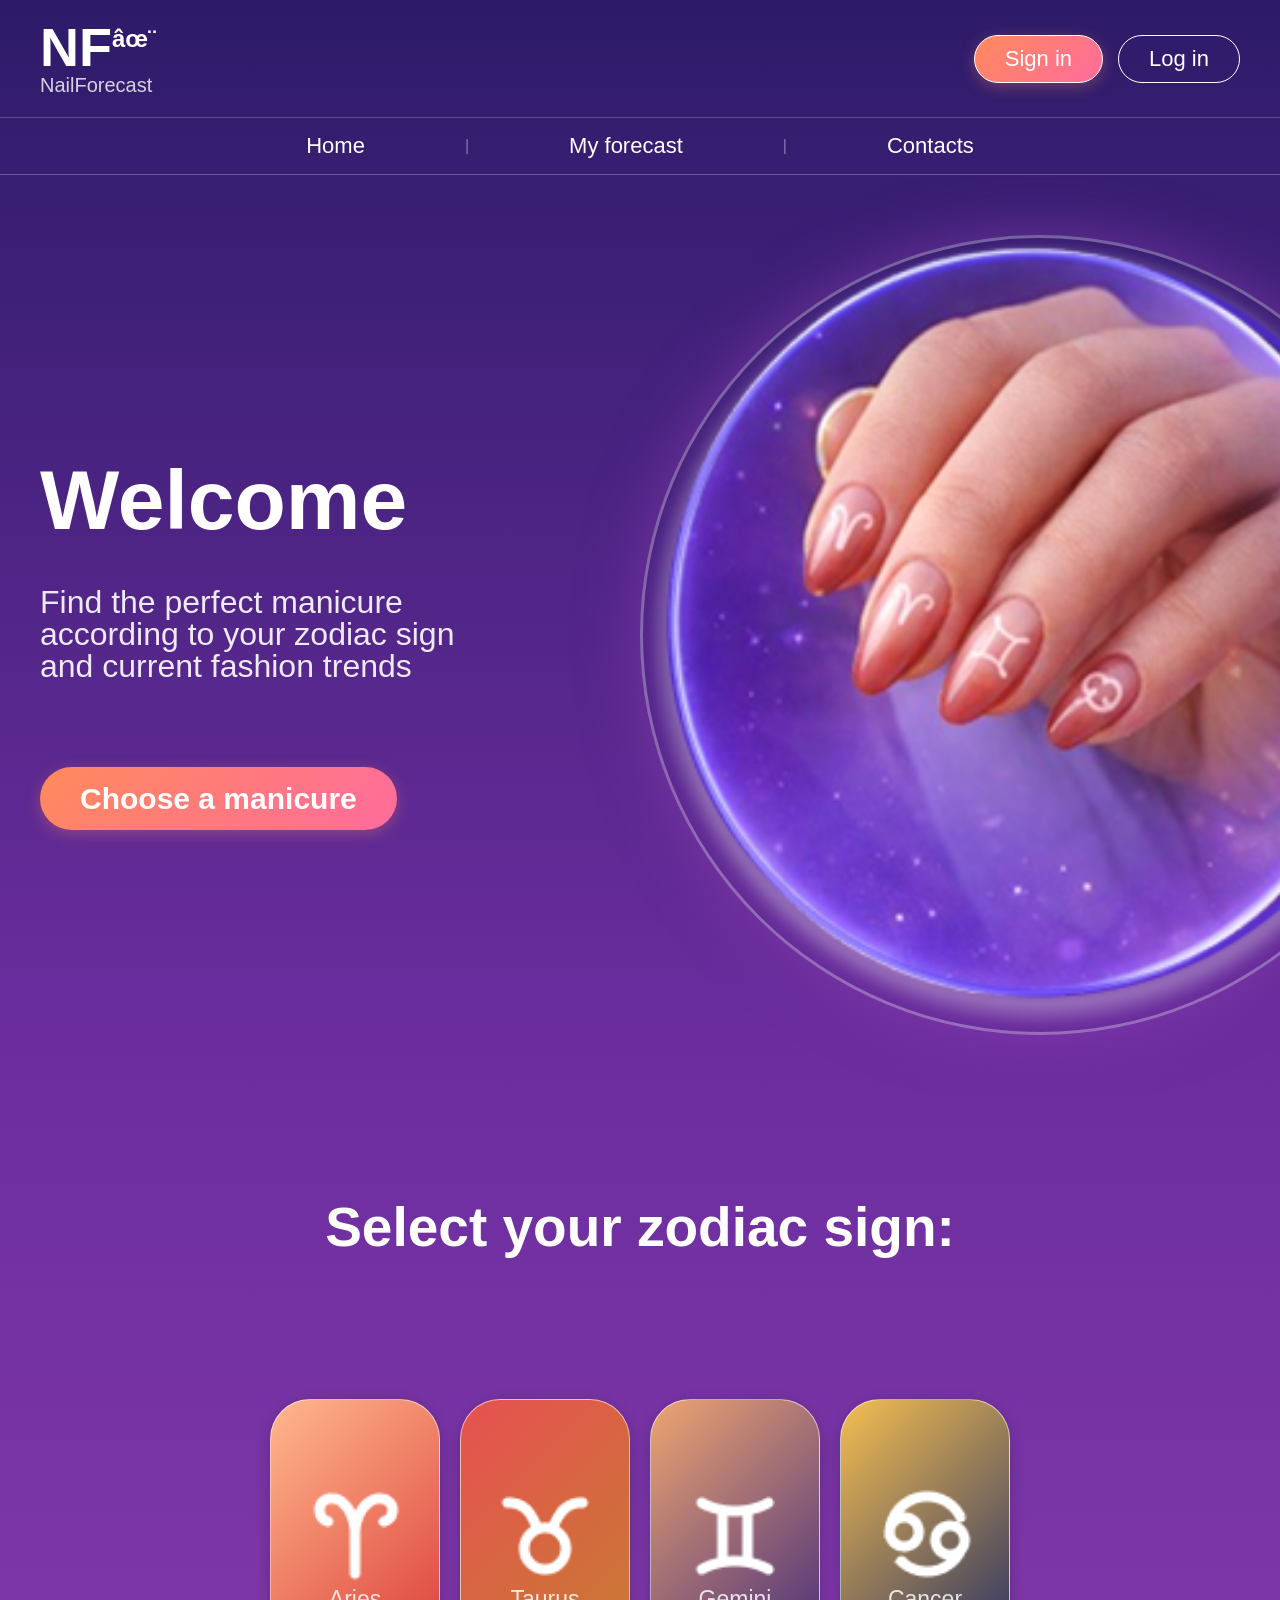
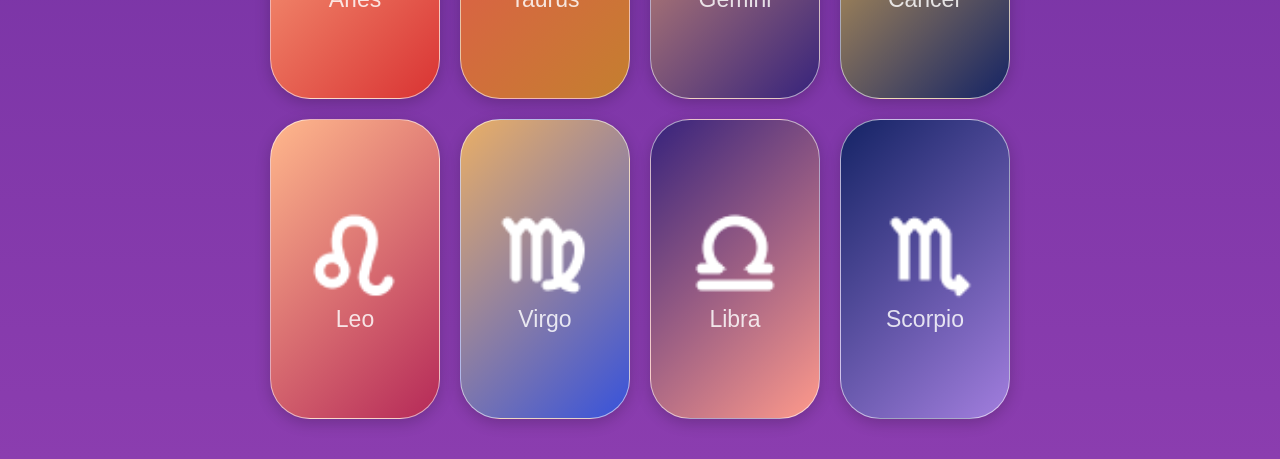
<file: docs/index.html>
<!DOCTYPE html>
<html lang ="en">
    <head>
        <meta charset ="UTF" name="viewport" content = "width=device-width, initial-scale=1.0">
        <title> maikun upea HTML</title>
        <link rel="stylesheet" href = "tyyli.css">
    </head>
    <body>
        <header class ="header">
            <div class="logo">
                <div class = "logo-text">
                    <span class = "logo-main">
                        NF<span class="logo-icon">✨</span>
                    </span>
                    <span class = "logo-subtitle">NailForecast</span>
                </div>
            </div>
            <div class = "auth-buttons">
                <button class = "btn-sign-in"><a href="index-account.html" class="sign-in-button">Sign in</a></button>
                <button class = "btn-log-in">Log in</button>
            </div>
        </header>
            <nav class = "navigation">
                <a href="#" class = "nav-link">Home</a>
                <span class="nav-separator">|</span>
                <a href="myforecast-index.html" class = "nav-link">My forecast</a>
                <span class="nav-separator">|</span>
                <a href="contacts-index.html" class = "nav-link">Contacts</a>
            </nav>
            <main class = "hero-section">
                <div class = "hero-content">
                    <h1 class = "hero-title">Welcome</h1>
                    <p class = "hero-description">Find the perfect manicure <br>according to your zodiac sign<br> and current fashion trends</p>
                    <a href="#zodiac" class="btn-choose">Choose a manicure</a>
                </div>
                <div class = "hero-image"></div>
            </main>
            <h2 id="zodiac" class="zodiac_selection">Select your zodiac sign:</h2>
                <section class = "zodiac-section">
                    <div class = "zodiac-grid">
                        <div class = "Aries-card">
                            <a href="leo-forecast-index.html" class="zodiac-link">
                            <img src = "Icon-1.png" class="Aries-icon">
                            <span class="Aries">Aries</span>
                            </a>
                        </div>
                        <div class = "Taurus-card">
                            <a href="leo-forecast-index.html" class="zodiac-link">
                            <img src = "Icon-2.png" class="Taurus-icon">
                            <span class="Taurus">Taurus</span>
                            </a>
                        </div>
                        <div class = "Gemini-card">
                            <a href="leo-forecast-index.html" class="zodiac-link">
                            <img src = "Icon-3.png" class="Gemini-icon">
                            <span class="Gemini">Gemini</span>
                            </a>
                        </div>
                        <div class = "Cancer-card">
                            <a href="leo-forecast-index.html" class="zodiac-link">
                            <img src = "Icon-4.png" class="Cancer-icon">
                            <span class="Cancer">Cancer</span>
                            </a>
                        </div>
                        <div class = "Leo-card">
                            <a href="leo-forecast-index.html" class="zodiac-link">
                            <img src = "Icon-5.png" class="Leo-icon">
                            <span class="Leo">Leo</span>
                            </a>
                        </div>
                        <div class = "Virgo-card">
                            <a href="leo-forecast-index.html" class="zodiac-link">
                            <img src = "Icon-6.png" class="Virgo-icon">
                            <span class="Virgo">Virgo</span>
                            </a>
                        </div>
                        <div class = "Libra-card">
                            <a href="leo-forecast-index.html" class="zodiac-link">
                            <img src = "Icon-7.png" class="Libra-icon">
                            <span class="Libra">Libra</span>
                            </a>
                        </div>
                        <div class = "Scorpio-card">
                            <a href="leo-forecast-index.html" class="zodiac-link">
                            <img src = "Icon-8.png" class="Scorpio-icon">
                            <span class="Scorpio">Scorpio</span>
                            </a>
                        </div>
                    </div>
                </section>
    </body>
</html>
</file>
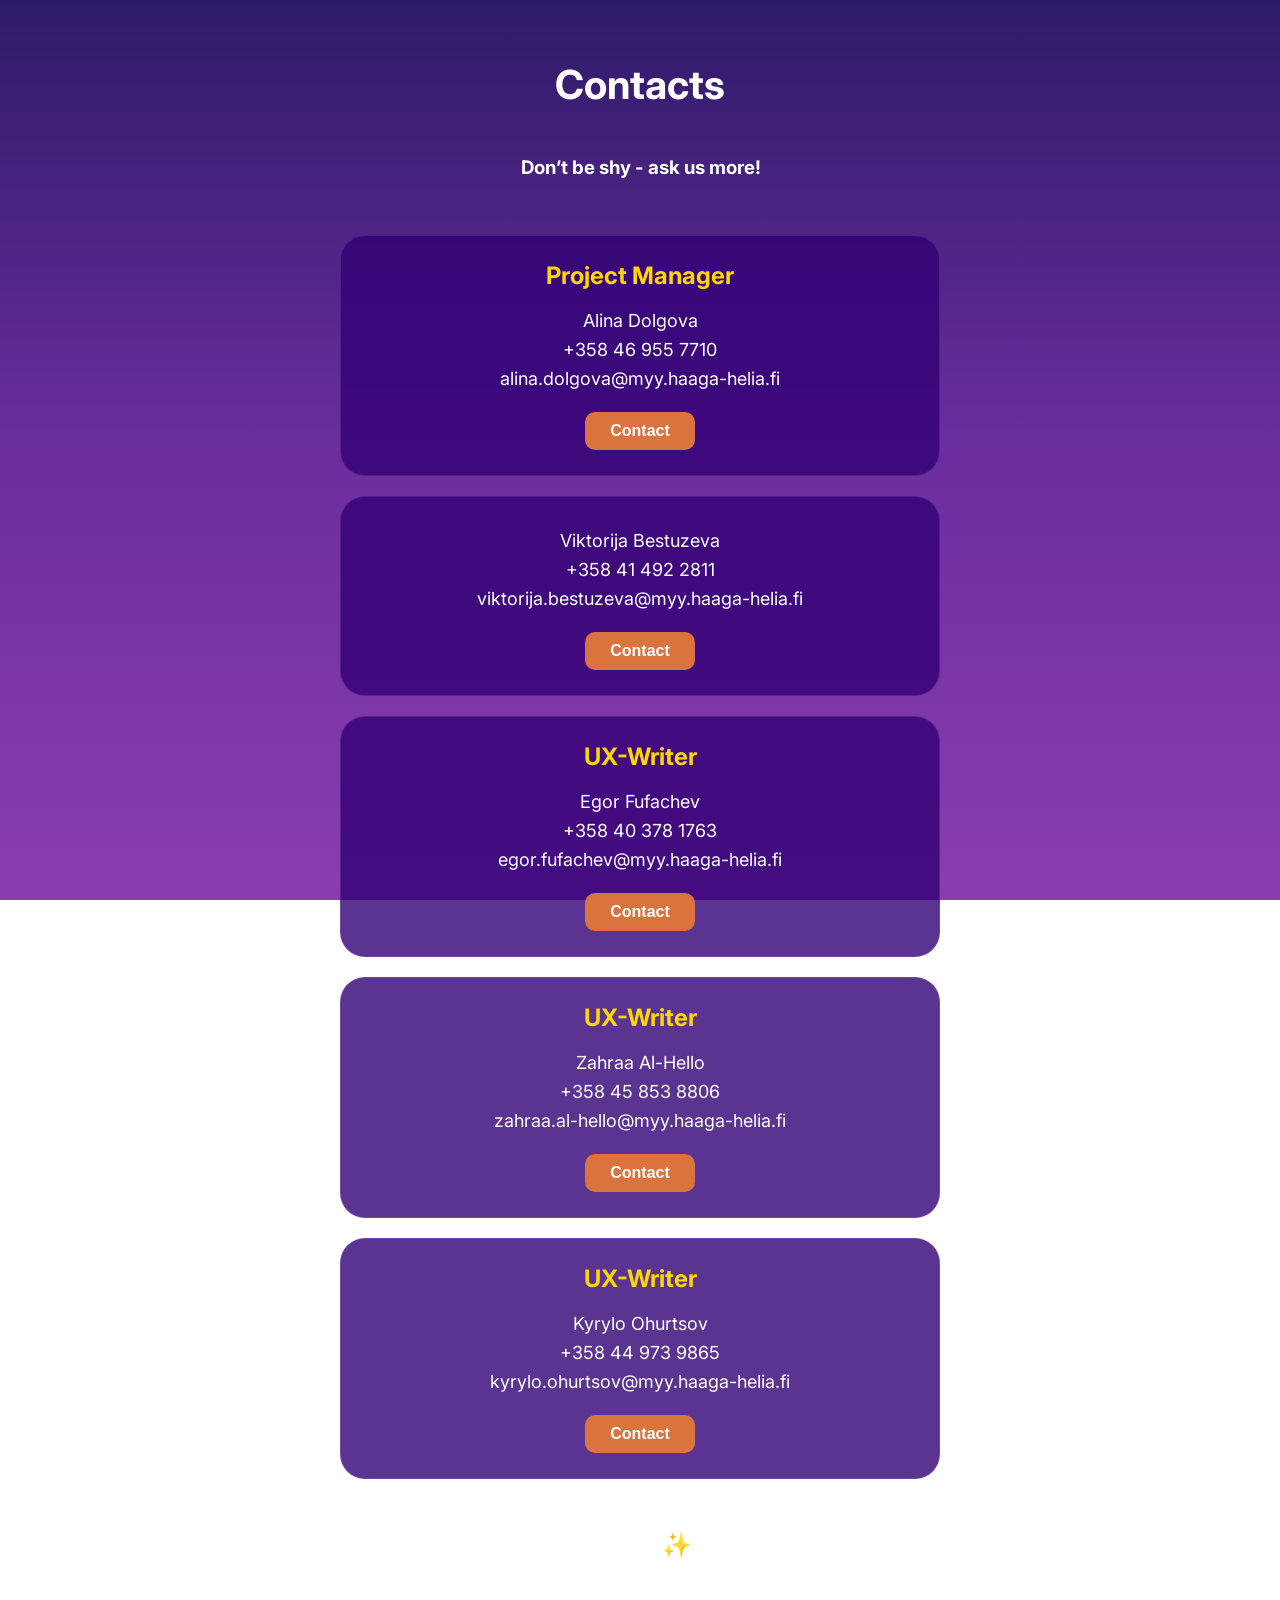
<file: docs/contacts-index.html>
<!DOCTYPE html>
<html lang="fi">
<head>
    <meta charset="UTF-8"> <!-- UTF-8-koodaus varmistaa, että kaikki merkit, kuten ääkköselliset, näkyvät oikein. -->
    <meta name="viewport" content="width=device-width, initial-scale=1.0"><!-- Viewport-metatieto varmistaa, että sivu skaalautuu oikein mobiililaitteilla. -->
    <title>Contacts - Nail Forecast</title> <!-- Sivun otsikko, joka näkyy selaimen välilehdessä. -->
    <link href="https://fonts.googleapis.com/css2?family=Inter:wght@400;600&family=Alkalami&display=swap" rel="stylesheet"> <!-- Google Fonts -linkki, joka tuo Inter- ja Alkalami-fontit käyttöön. -->
    <link rel="stylesheet" href="contacts-style.css"><!-- Linkki ulkoiseen CSS-tiedostoon, joka sisältää sivun tyylit. -->
</head>
    <body>
        <header><!-- Sivun yläosa, joka sisältää otsikon. -->
            <div class="header-container">
                <h1>Contacts</h1>
            </div>
       

            <div class="CTA"> <!-- Call to Action -osio, joka kannustaa käyttäjiä ottamaan yhteyttä. -->
                <h3>Don’t be shy - ask us more!</h3>
                <br>
        </header>
</div>
        <!--Yhteystiedot-->
        <main>
            <section class="contacts"><!-- Yhteystietosektio, joka sisältää useita yhteystietokortteja. -->
                <article class="contact-card"><!-- Yhteystietokortit, jotka sisältää roolit, nimet, puhelinnumerot, sähköpostiosoitteet ja kontaktinapit. -->
                    <h2>Project Manager</h2>
                        <p>Alina Dolgova</p>
                        <p>+358 46 955 7710</p>
                        <p>alina.dolgova@myy.haaga-helia.fi</p>
                    <button>Contact</button>
                </article>

                <article class="contact-card">
                        <p>Viktorija Bestuzeva</p>
                        <p>+358 41 492 2811</p>
                        <p>viktorija.bestuzeva@myy.haaga-helia.fi</p>
                    <button>Contact</button>
                </article>

                <article class="contact-card">
                    <h2>UX-Writer</h2>
                        <p>Egor Fufachev</p>
                        <p>+358 40 378 1763</p>
                        <p>egor.fufachev@myy.haaga-helia.fi</p>
                    <button>Contact</button>
                </article>

                <article class="contact-card">
                    <h2>UX-Writer</h2>
                        <p>Zahraa Al-Hello</p>
                        <p>+358 45 853 8806</p>
                        <p>zahraa.al-hello@myy.haaga-helia.fi</p>
                    <button>Contact</button>
                </article>

                <article class="contact-card">
                    <h2>UX-Writer</h2>
                        <p>Kyrylo Ohurtsov</p>
                        <p>+358 44 973 9865</p>
                        <p>kyrylo.ohurtsov@myy.haaga-helia.fi</p>
                    <button>Contact</button>
                </article>
            </section>
        </main>


<!--Sivuston logo sivuston alareunassa-->
<footer class = "footer">
    <div class = "logo-text"><!-- Footerin logo on jaettu pääotsikkoon ja alaotsikkoon, jotka on asetettu päällekkäin. -->
        <span class = "logo-main">
            NF<span class="logo-icon">✨</span><!-- Logo, joka koostuu "NF"-kirjaimista ja pienestä ikonista, joka on toteutettu Unicode-emoji-symbolina. -->
        </span>
        <span class = "logo-subtitle">Nail Forecast</span><!-- Logon alaotsikko, joka täydentää päälogoa ja kertoo sivuston nimen kokonaisuudessaan. -->
    </div>
</footer>
    </body>
</html>
</file>
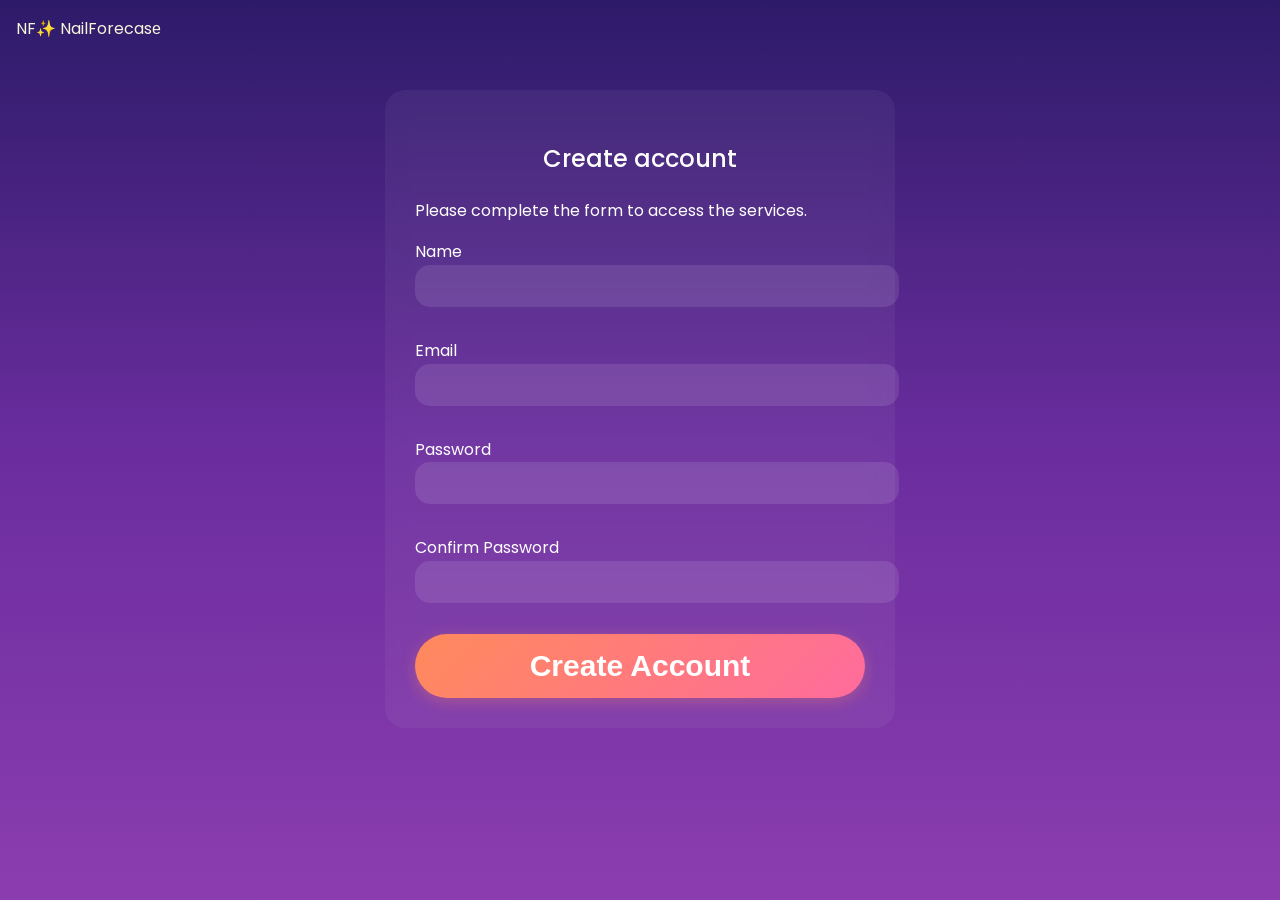
<file: docs/index-account.html>
<!DOCTYPE html>
<html lang="fi">
<head>
    <meta charset="UTF-8">
    <meta name="viewport" content="width=device-width, initial-scale=1.0">
    <title>Rekisteröityminen</title>
    <link rel="stylesheet" href="style-account.css">
    <link href="https://fonts.googleapis.com/css2?family=Playfair+Display:wght@500&family=Poppins:wght@300;400;500&display=swap" rel="stylesheet">
</head>

<body>
<body>

<header>
    <a href="index.html" class="logo">
        <div class="logo">
            <div class="logo-text">
                <span class="logo-main">
                    NF<span class="logo-icon">✨</span>
                </span>
                <span class="logo-subtitle">NailForecasе</span>
            </div>
        </div>
    </a>
</header>

</body>
<main>
    <section>
        <h2>Create account</h2>
        <p>Please complete the form to access the services.</p>

        <form>
            <div>
                <label for="name">Name</label>
                <input type="text" id="name" name="name" required>
            </div>

            <div>
                <label for="email">Email</label>
                <input type="email" id="email" name="email" required>
            </div>

            <div>
                <label for="password">Password</label>
                <input type="password" id="password" name="password" required>
            </div>

            <div>
                <label for="confirm">Confirm Password</label>
                <input type="password" id="confirm" name="confirm" required>
            </div>

            <button type="submit">Create Account</button>
        </form>
    </section>
</main>

<footer>
     </p>
</footer>
<div class="stars"></div>
</body>

</html>
</file>
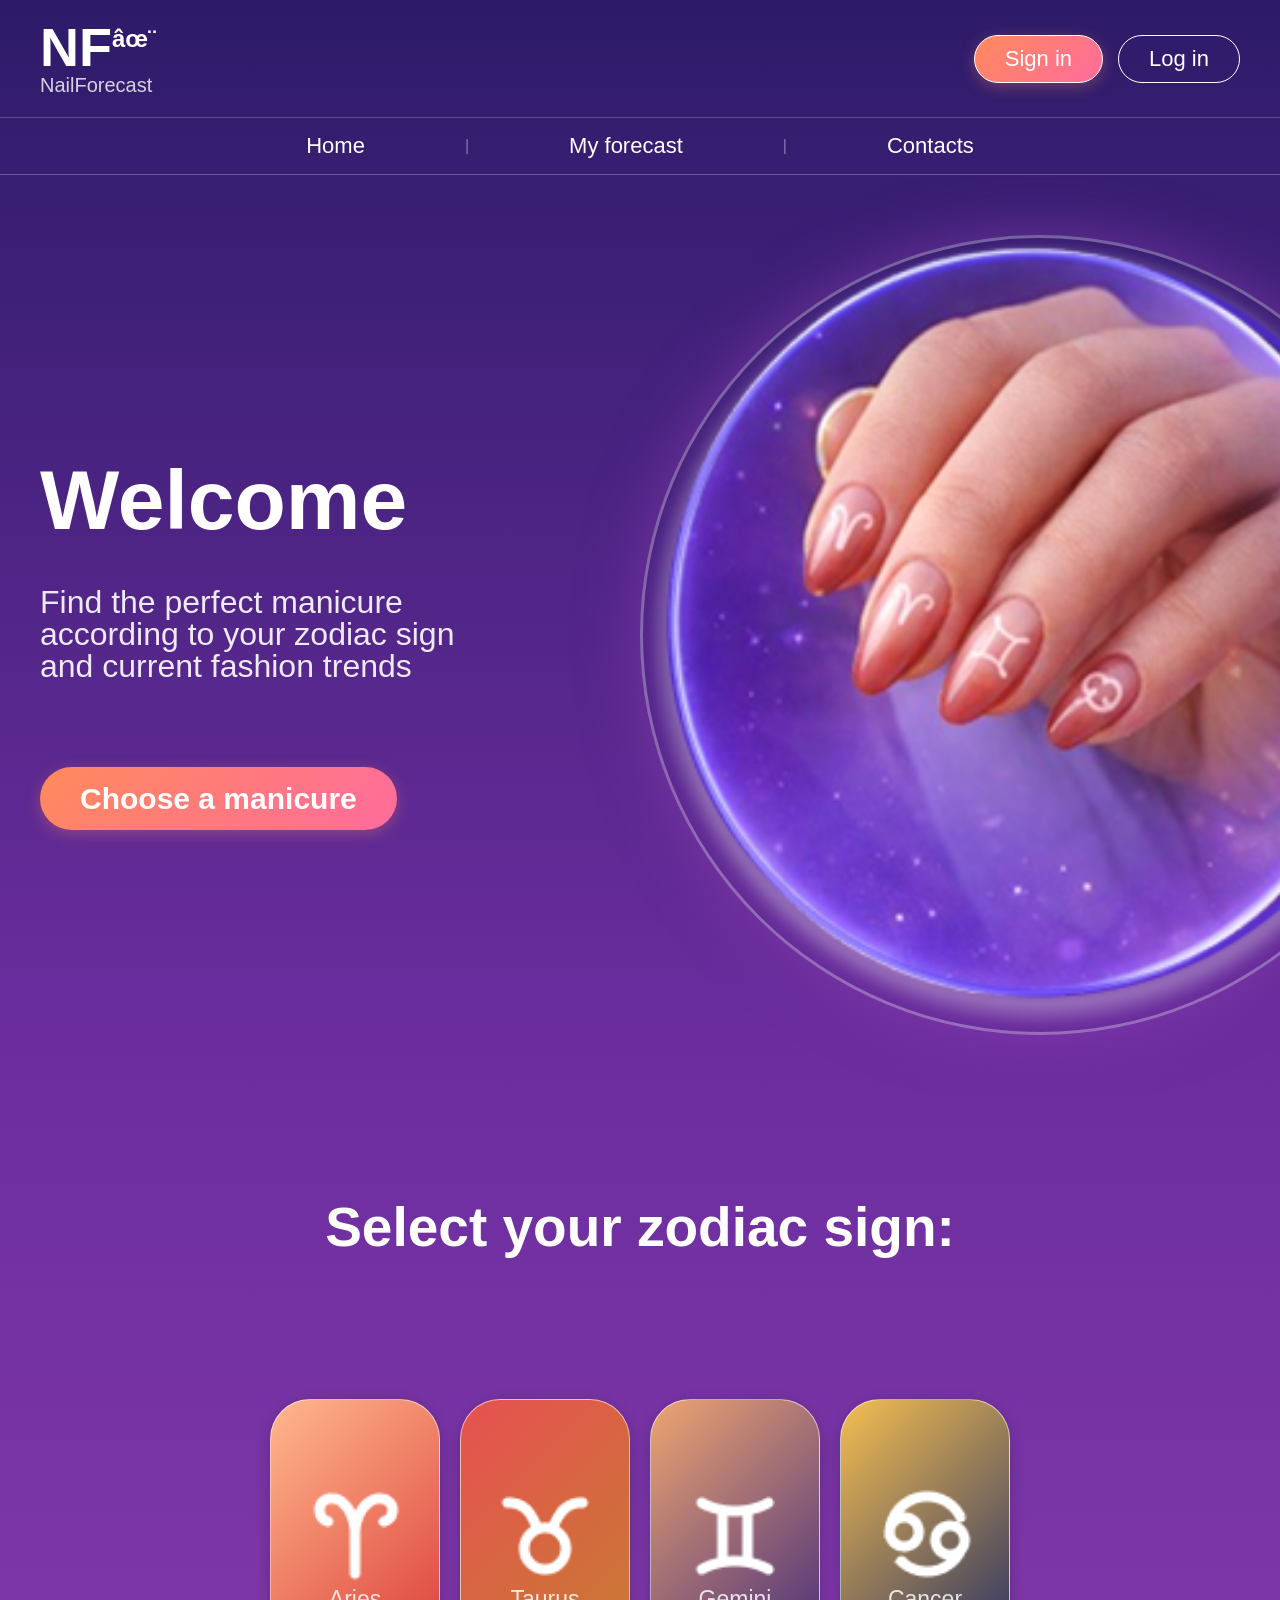
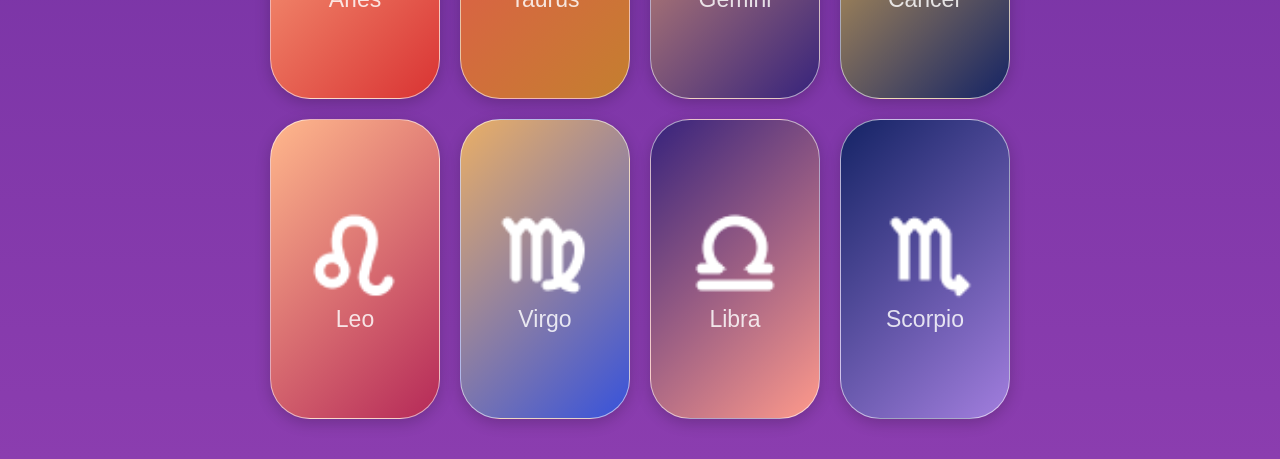
<file: docs/index1.html>
<!DOCTYPE html>
<html lang ="en">
    <head>
        <meta charset ="UTF" name="viewport" content = "width=device-width, initial-scale=1.0">
        <title> maikun upea HTML</title>
        <link rel="stylesheet" href = "tyyli.css">
    </head>
    <body>
        <header class ="header">
            <div class="logo">
                <div class = "logo-text">
                    <span class = "logo-main">
                        NF<span class="logo-icon">✨</span>
                    </span>
                    <span class = "logo-subtitle">NailForecast</span>
                </div>
            </div>
            <div class = "auth-buttons">
                <button class = "btn-sign-in"><a href="../Page5/index-account.html" class="sign-in-button">Sign in</a></button>
                <button class = "btn-log-in">Log in</button>
            </div>
        </header>
            <nav class = "navigation">
                <a href="#" class = "nav-link">Home</a>
                <span class="nav-separator">|</span>
                <a href="../Page3/myforecast-index.html" class = "nav-link">My forecast</a>
                <span class="nav-separator">|</span>
                <a href="../Page4/contacts-index.html" class = "nav-link">Contacts</a>
            </nav>
            <main class = "hero-section">
                <div class = "hero-content">
                    <h1 class = "hero-title">Welcome</h1>
                    <p class = "hero-description">Find the perfect manicure <br>according to your zodiac sign<br> and current fashion trends</p>
                    <a href="#zodiac" class="btn-choose">Choose a manicure</a>
                </div>
                <div class = "hero-image"></div>
            </main>
            <h2 id="zodiac" class="zodiac_selection">Select your zodiac sign:</h2>
                <section class = "zodiac-section">
                    <div class = "zodiac-grid">
                        <div class = "Aries-card">
                            <a href="../Page2/leo-forecast-index.html" class="zodiac-link">
                            <img src = "Icon-1.png" class="Aries-icon">
                            <span class="Aries">Aries</span>
                            </a>
                        </div>
                        <div class = "Taurus-card">
                            <a href="../Page2/leo-forecast-index.html" class="zodiac-link">
                            <img src = "Icon-2.png" class="Taurus-icon">
                            <span class="Taurus">Taurus</span>
                            </a>
                        </div>
                        <div class = "Gemini-card">
                            <a href="../Page2/leo-forecast-index.html" class="zodiac-link">
                            <img src = "Icon-3.png" class="Gemini-icon">
                            <span class="Gemini">Gemini</span>
                            </a>
                        </div>
                        <div class = "Cancer-card">
                            <a href="../Page2/leo-forecast-index.html" class="zodiac-link">
                            <img src = "Icon-4.png" class="Cancer-icon">
                            <span class="Cancer">Cancer</span>
                            </a>
                        </div>
                        <div class = "Leo-card">
                            <a href="../Page2/leo-forecast-index.html" class="zodiac-link">
                            <img src = "Icon-5.png" class="Leo-icon">
                            <span class="Leo">Leo</span>
                            </a>
                        </div>
                        <div class = "Virgo-card">
                            <a href="../Page2/leo-forecast-index.html" class="zodiac-link">
                            <img src = "Icon-6.png" class="Virgo-icon">
                            <span class="Virgo">Virgo</span>
                            </a>
                        </div>
                        <div class = "Libra-card">
                            <a href="../Page2/leo-forecast-index.html" class="zodiac-link">
                            <img src = "Icon-7.png" class="Libra-icon">
                            <span class="Libra">Libra</span>
                            </a>
                        </div>
                        <div class = "Scorpio-card">
                            <a href="../Page2/leo-forecast-index.html" class="zodiac-link">
                            <img src = "Icon-8.png" class="Scorpio-icon">
                            <span class="Scorpio">Scorpio</span>
                            </a>
                        </div>
                    </div>
                </section>
    </body>
</html>
</file>
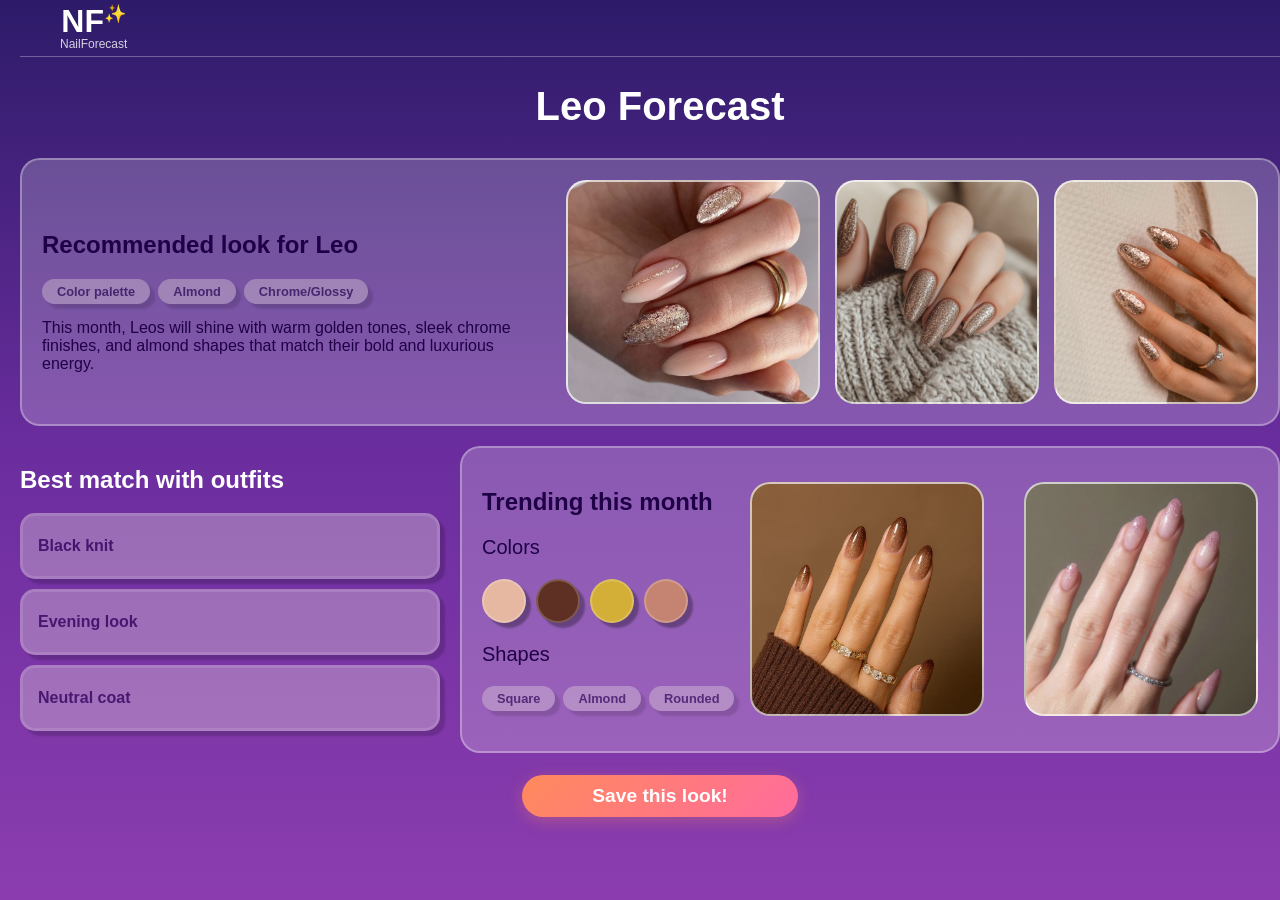
<file: docs/leo-forecast-index.html>
<!DOCTYPE html>
<html lang="en">
<head>
    <meta charset="UTF-8">
    <meta name="viewport" content="width=device-width, initial-scale=1.0">
    <title>Leo Forecast - Nail Design</title>
    <link rel="stylesheet" href="leo-forecast-style.css">
</head>
<body>

<div class="container">
    <header class="main-header">
        <div class="logo">
                <div class = "logo-text">
                    <span class = "logo-main">
                        NF<span class="logo-icon">✨</span>
                    </span>
                    <span class = "logo-subtitle">NailForecast</span>
                </div>
            </div>
        <h1>Leo Forecast</h1>
    </header>

    <section class="card main-look">
        <div class="content">
            <h2>Recommended look for Leo</h2>
            <div class="tags">
                <span class="tag">Color palette</span>
                <span class="tag">Almond</span>
                <span class="tag">Chrome/Glossy</span>
            </div>
            <div class="leo_text">This month, Leos will shine with warm golden tones, sleek chrome finishes, and almond shapes that match their bold and luxurious energy.</div>
        </div>
        <div class="gallery">
            <div class="img-box large" style="background-image: url(nails_1.jpg)"></div>
            <div class="img-box medium" style="background-image: url(nails_2.jpg)"></div>
            <div class="img-box medium" style="background-image: url(nails_3.jpg)"></div>
        </div>
    </section>

    <div class="bottom-grid">
        <section class="outfits">
            <h2 class="best">Best match with outfits</h2>
            <div class="outfit-item">
                <span class="outfit-tag">Black knit</span>
                <div class="outfit-img" style="background-image: url('https://via.placeholder.com/60')"></div>
            </div>
            <div class="outfit-item">
                <span class="outfit-tag">Evening look</span>
                <div class="outfit-img" style="background-image: url('https://via.placeholder.com/60')"></div>
            </div>
            <div class="outfit-item">
                <span class="outfit-tag">Neutral coat</span>
                <div class="outfit-img" style="background-image: url('https://via.placeholder.com/60')"></div>
            </div>
        </section>

        <section class="card trending">
            <div class="trending-info">
                <h2>Trending this month</h2>
                <p class="trending-text">Colors</p>
                <div class="color-circles">
                    <div class="circle" style="background: #E6B8A2;"></div>
                    <div class="circle" style="background: #5E3023;"></div>
                    <div class="circle" style="background: #D4AF37;"></div>
                    <div class="circle" style="background: #C58371;"></div>
                </div>
                <p class="trending-text">Shapes</p>
                    <div class="shapes-squares">
                        <span class="shapes">Square</span>
                        <span class="shapes">Almond</span>
                        <span class="shapes">Rounded</span>
                    </div>
            </div>
            <div class="trending-gallery">
                <div class="img-box" style="background-image: url(nails_4.jpg)"></div>
                <div class="img-box" style="background-image: url(nails_5.jpg)"></div>
            </div>
        </section>
    </div>

    <footer class="footer-action">
        <button class="btn-main">Save this look!</button>
    </footer>
</div>

</body>
</html>
</file>
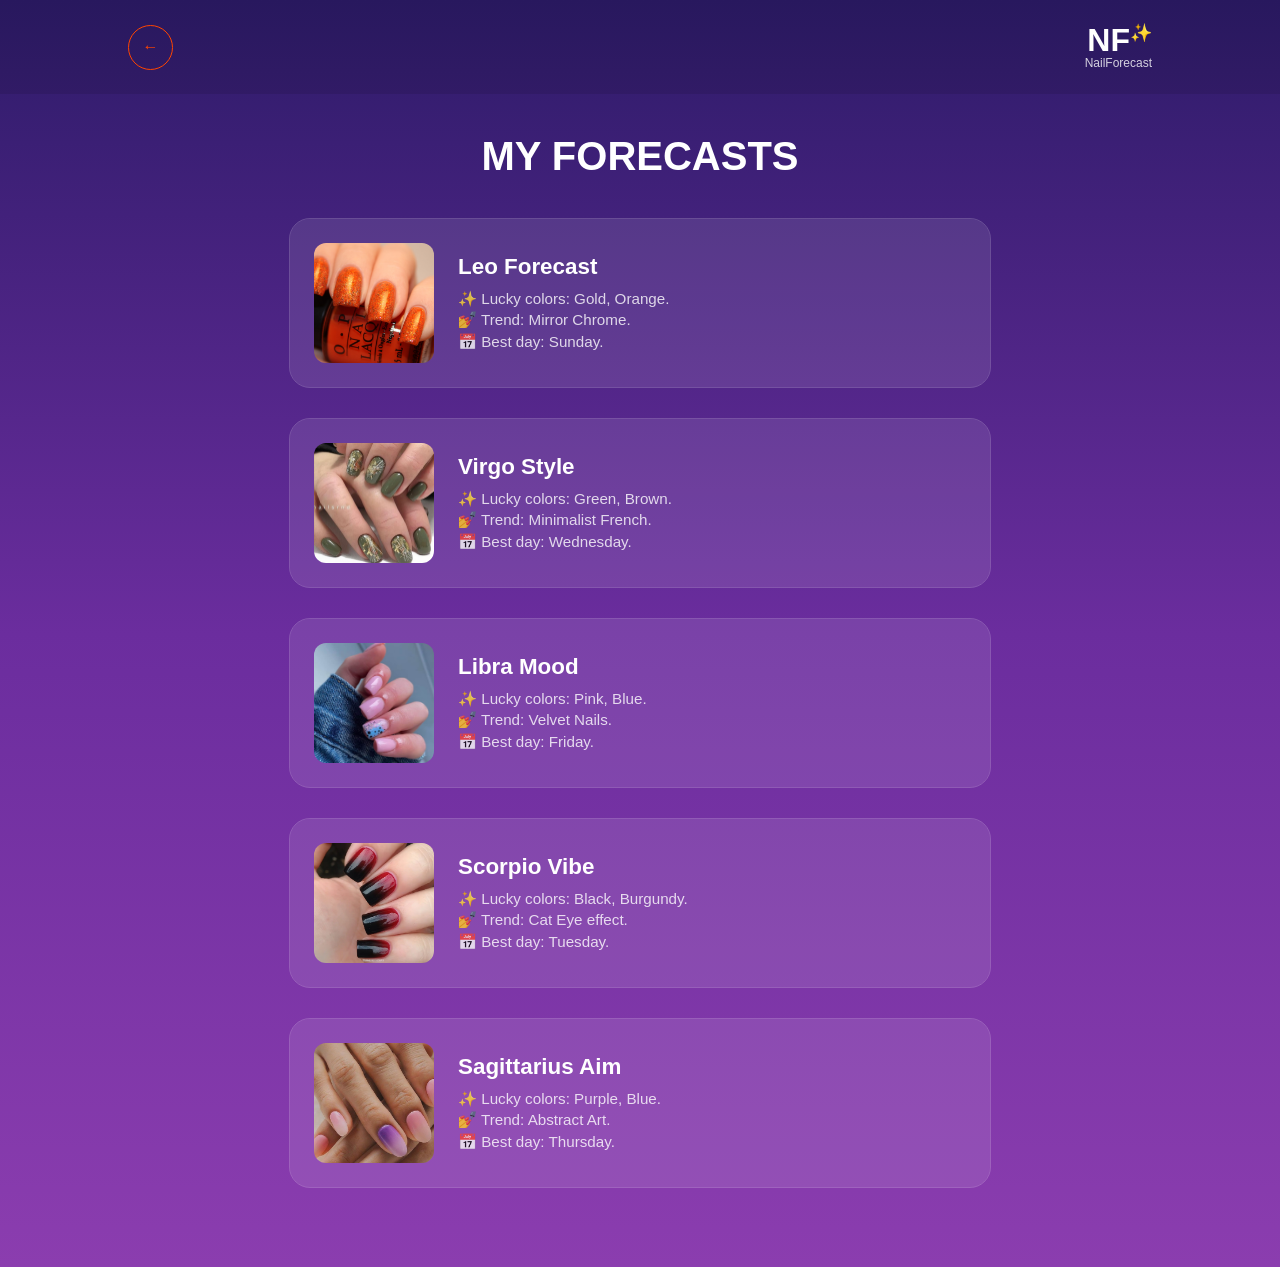
<file: docs/myforecast-index.html>
<!DOCTYPE html>
<html lang="en">
<head>
    <meta charset="UTF-8">
    <meta name="viewport" content="width=device-width, initial-scale=1.0">
    <title>NailForecast - Leo Forecast</title>
    <link rel="stylesheet" href="myforecast-style.css">
</head>
<body>
    <header class="main-header">
        <a href="#" class="gohome">←</a>
        <div class="logo">
            <div class="logo-text">
                <span class="logo-main">
                    NF<span class="logo-icon">✨</span>
                </span>
                <span class="logo-subtitle">NailForecast</span>
            </div>
        </div>
    </header>

    <main>
        <h1 class="page-title">My Forecasts</h1>

        <div class="cardContainer">
            <div class="card">
                <div class="imageWrapper">
                    <img src="Manicure1.png" alt="forecast"> 
                </div>
                <div class="cardContent">
                    <h2>Leo Forecast</h2>
                    <ul>
                        <li>✨ Lucky colors: Gold, Orange.</li>
                        <li>💅 Trend: Mirror Chrome.</li>
                        <li>📅 Best day: Sunday.</li>
                    </ul>
                </div>
            </div>

            <div class="card">
                <div class="imageWrapper">
                    <img src="Manicure2.png" alt="forecast"> 
                </div>
                <div class="cardContent">
                    <h2>Virgo Style</h2>
                    <ul>
                        <li>✨ Lucky colors: Green, Brown.</li>
                        <li>💅 Trend: Minimalist French.</li>
                        <li>📅 Best day: Wednesday.</li>
                    </ul>
                </div>
            </div>

            <div class="card">
                <div class="imageWrapper">
                    <img src="Manicure3.png" alt="forecast"> 
                </div>
                <div class="cardContent">
                    <h2>Libra Mood</h2>
                    <ul>
                        <li>✨ Lucky colors: Pink, Blue.</li>
                        <li>💅 Trend: Velvet Nails.</li>
                        <li>📅 Best day: Friday.</li>
                    </ul>
                </div>
            </div>

            <div class="card">
                <div class="imageWrapper">
                    <img src="Manicure4.png" alt="forecast"> 
                </div>
                <div class="cardContent">
                    <h2>Scorpio Vibe</h2>
                    <ul>
                        <li>✨ Lucky colors: Black, Burgundy.</li>
                        <li>💅 Trend: Cat Eye effect.</li>
                        <li>📅 Best day: Tuesday.</li>
                    </ul>
                </div>
            </div>

            <div class="card">
                <div class="imageWrapper">
                    <img src="Manicure5.png" alt="forecast"> 
                </div>
                <div class="cardContent">
                    <h2>Sagittarius Aim</h2>
                    <ul>
                        <li>✨ Lucky colors: Purple, Blue.</li>
                        <li>💅 Trend: Abstract Art.</li>
                        <li>📅 Best day: Thursday.</li>
                    </ul>
                </div>
            </div>
        </div>
    </main>
</body>
</html>
</file>
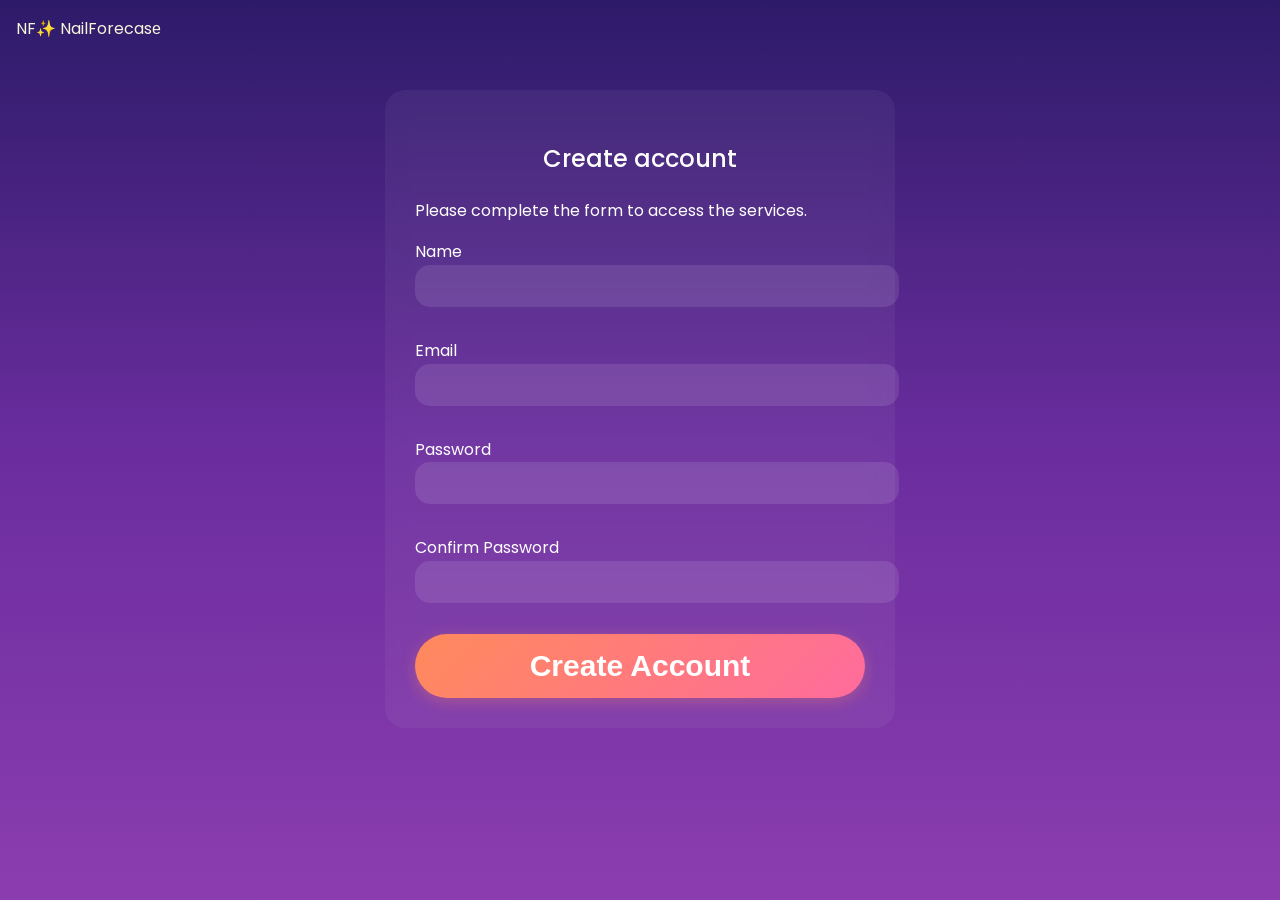
<file: nail forecast/Page5/index-account.html>
<!DOCTYPE html>
<html lang="fi">
<head>
    <meta charset="UTF-8">
    <meta name="viewport" content="width=device-width, initial-scale=1.0">
    <title>Rekisteröityminen</title>
    <link rel="stylesheet" href="style-account.css">
    <link href="https://fonts.googleapis.com/css2?family=Playfair+Display:wght@500&family=Poppins:wght@300;400;500&display=swap" rel="stylesheet">
</head>

<body>
<body>

<header>
    <div class="logo">
        <div class="logo-text">
            <span class="logo-main">
                NF<span class="logo-icon">✨</span>
            </span>
            <span class="logo-subtitle">NailForecasе</span>
        </div>
    </div>
</header>

</body>
<main>
    <section>
        <h2>Create account</h2>
        <p>Please complete the form to access the services.</p>

        <form>
            <div>
                <label for="name">Name</label>
                <input type="text" id="name" name="name" required>
            </div>

            <div>
                <label for="email">Email</label>
                <input type="email" id="email" name="email" required>
            </div>

            <div>
                <label for="password">Password</label>
                <input type="password" id="password" name="password" required>
            </div>

            <div>
                <label for="confirm">Confirm Password</label>
                <input type="password" id="confirm" name="confirm" required>
            </div>

            <button type="submit">Create Account</button>
        </form>
    </section>
</main>

<footer>
     </p>
</footer>
<div class="stars"></div>
</body>
</html>
</file>
<file: docs/tyyli.css>
*{
  margin:0;
  padding:0;
  box-sizing:border-box;
}
html{
  scroll-behavior: smooth;
}
body {
  font-family:Arial, sans-serif;
  min-height:100vh;
  background: linear-gradient(180deg, #2D1B69 0%, #6B2D9E 50%, #8B3DAF 100%);
  color:white;
}
.header {
  display:flex;
  justify-content:space-between;
  align-items:center;
  padding:20px 40px;
  border-bottom: 1px solid rgba(255, 255, 255, 0.2);
}
.logo {
  display:flex;
  align-items:center;
  gap:1px;
  flex-direction: row-reverse;
}
.logo-icon {
  font-size: 24px;
  vertical-align: super;
}
.logo-text{
  display:flex;
  flex-direction:column;
}
.logo-main {
  font-size:54px;
  font-weight:bold;
  line-height:1;
}
.logo-subtitle{
  font-size: 20px;
    opacity: 0.8;
}
.auth-buttons {
  display:flex;
  gap: 15px;
}

.sign-in-button {
  text-decoration: none;
  color: white;
}

.auth-buttons button {
  padding: 10px 30px;
  border: none;
  border-radius: 100px;
  font-size: 22px;
  cursor: pointer;
  transition: all 0.3s;
}
.btn-sign-in {
  border: 1.5px solid rgb(255, 255, 255) !important;
  background: linear-gradient(135deg, #FF8A5B 0%, #FF6B9D 100%);
  box-shadow: 0 4px 15px rgba(255, 138, 91, 0.3);
  color: white;
}

.btn-sign-in:hover {
  background: linear-gradient(135deg, #FFB88C 0%, #FF8FAD 100%);
}
.btn-log-in {
  background: transparent;
  border: 1.5px solid rgb(255, 255, 255) !important;
  color:white;
}
.btn-log-in:hover {
  background: rgba(255, 255, 255, 0.1);
  border-color: solid white;
}
.navigation {
  display:flex;
  justify-content:center;
  align-items:center;
  gap: 100px;
  padding: 15px 0px;
  border-bottom: 1px solid rgba(201, 198, 198, 0.367);
}
.nav-link {
  color: white;
  text-decoration:none;
  font-size: 22px;
  transition: opacity 0.3s;
}
.nav-link:hover {
  opacity: 0.7;
}
.nav-separator {
  color:rgba(255, 255, 255, 0.4);
  font-size: 16px;
}
.hero-section {
  display:flex;
  justify-content: space-between;
  align-items: center;
  padding: 60px 40px;
  min-height: 800px;
  overflow: hidden;
}
.hero-content {
  max-width: 500px;
}
.hero-title {
  font-size: 84px;
  font-weight: bold;
  margin-bottom: 40px;
  line-height: 1.1;
}
.hero-description {
  font-size: 32px;
  line-height: 1.0;
  margin-bottom: 100px;
  opacity: 0.9;
}
.hero-image {
  width: 800px;                  
  height: 800px; 
  border-radius: 50%;
  background: url("Nails.png") center/cover no-repeat;
  border: 3px solid rgba(255, 255, 255, 0.3);  
  box-shadow: 0 0 60px rgba(139, 61, 175, 0.6);
  margin-right: -200px;
}
.btn-choose {
  padding: 15px 40px;
  font-size: 30px;
  font-weight: bold;
  color: white;
  text-decoration:none;
  background: linear-gradient(135deg, #FF8A5B 0%, #FF6B9D 100%);
  border: none;
  border-radius: 40px;
  cursor: pointer;
  box-shadow: 0 4px 15px rgba(255, 138, 91, 0.3);
}
.btn-choose:hover {
  transform: translateY(-2px);
  box-shadow: 0 6px 20px rgba(255, 138, 91, 0.5);
}
.zodiac-section {
  padding: 40px;
  margin-top: 100px;
}
.zodiac_selection {
  font-size: 55px;
  font-weight: bold;
  display:flex;
  justify-content: center;
  align-items: center;
  padding: 0px;
  padding-top: 0px;
  margin-top: 100px;
}
.zodiac-grid {
  display: grid;
  grid-template-columns: repeat(4, 170px);  
  gap: 20px;
  justify-content: center; 
  margin: 0 auto;
}
.Aries-card, .Taurus-card, .Gemini-card, .Cancer-card,
.Leo-card, .Virgo-card, .Libra-card, .Scorpio-card {
  border: 0.1px solid rgba(255, 255, 255, 0.569);
  border-radius: 40px;
  padding: 40px 20px;
  text-decoration: none;
  display: flex;
  flex-direction: column;
  justify-content: center;
  align-items: center;
  min-height: 300px;
  gap: 50px;
  cursor: pointer;
  transition: transform 0.3s, box-shadow 0.3s;
  box-shadow: 0 4px 15px rgba(0, 0, 0, 0.2);
}
.Aries-icon, .Taurus-icon, .Gemini-icon, .Cancer-icon,
.Leo-icon, .Virgo-icon, .Libra-icon, .Scorpio-icon {
    width: 100px;
    height: 100px;
    object-fit: contain;
    color: white;
}
.Aries-card:hover, .Taurus-card:hover, .Gemini-card:hover, .Cancer-card:hover,
.Leo-card:hover, .Virgo-card:hover, .Libra-card:hover, .Scorpio-card:hover {
    transform: translateY(-5px);
    box-shadow: 0 8px 25px rgba(0, 0, 0, 0.3);
}
.Aries, .Taurus, .Gemini, .Cancer, .Leo, .Virgo, .Libra, .Scorpio{
  font-size: 23px;
  color: rgba(255, 255, 255, 0.826)
}
.Aries-card {
  background: linear-gradient(135deg, #FFB88C 0%, #d93333 100%);
}
.Taurus-card {
  background: linear-gradient(135deg, #e75151 0%, #c47f2f 100%);
}
.Gemini-card {
  background: linear-gradient(135deg, #eea570 0%, #36227c 100%);
}
.Cancer-card {
  background: linear-gradient(135deg, #f5be50 0%, #142365 100%);
}
.Leo-card {
  background:  linear-gradient(135deg, #FFB88C 0%, #b52958 100%);
}
.Virgo-card {
  background: linear-gradient(135deg, #eaaf66 0%, #3752db 100%);
}
.Libra-card {
  background: linear-gradient(135deg, #36227c 0%, #FF9A8B 100%);
}
.Scorpio-card {
  background: linear-gradient(135deg, #142365 0%, #a27ede 100%);
}

.zodiac-link {
  display: flex;          /* Включаем гибкий контейнер */
  flex-direction: column; /* Располагаем элементы в колонку (друг под другом) */
  align-items: center;    /* Центрируем по горизонтали */
  justify-content: center;/* Центрируем по вертикали */
    
  width: 100%;            /* Ссылка растягивается на всю ширину карточки */
  height: 100%;           /* Ссылка растягивается на всю высоту карточки */
  text-decoration: none;  /* Убираем синее подчеркивание текста */
  color: inherit;         /* Цвет текста как у родителя */
}
</file>
<file: docs/contacts-style.css>
body {
    margin: 0;/* Poistetaan oletusmarginaali, jotta tausta peittää koko ruudun ilman rajoja. */
    /* Käytetään Inter-fonttia koko sivulla, joka on moderni ja helposti luettava sans-serif-fontti */
    font-family: 'Inter', sans-serif;
    
    /* Varmistetaan, että tausta peittää koko ruudun korkeuden */
    min-height: 100vh;
    
    /* Käytetään lineaarista liukuväriä, joka luo syvyyttä ja visuaalista kiinnostavuutta. Värit on valittu siten, että ne sopivat hyvin yhteen ja luovat ammattimaisen ilmeen. */
    background: linear-gradient(
        180deg,
        #2d1b69 0%,
        #6b2d9e 50%,
        #8b3daf 100%
    );
    background-attachment: fixed; /* Tausta pysyy paikallaan rullatessa */
    color: white; /* Tekstin oletusväri valkoiseksi taustalle */
}

/* Poistettu background-color, jotta liukuväri näkyy läpi */
header {
    text-align: center;
    padding: 30px;
}
/* Header on keskitetty ja käyttää samaa Alkalami-fonttia kuin footerin logo, mutta hieman pienemmin. */
.header-container {
    display: flex;
    align-items: center;
    justify-content: center;
    position: relative;
    padding: 20px;
}

/*Käytetty Alkalami-fonttia, joka on tyylikäs serif-fontti*/
.logo {
    font-family: 'Alkalami', serif; 
    font-size: 24px;
    margin: 0;
}
/* Pidetään headerin pääotsikko isona ja selkeänä, mutta ei liian suurena, jotta se ei hallitse liikaa visuaalisesti. */
h1 {
    
    font-size: 40px;
    margin: 10px 0 0 0;
    color: #ffffff; 
}
/* Main-osio, jossa yhteystiedot */
.main {
    padding: 20px;
}

/* CTA-osio, joka on keskitetty ja käyttää samaa Alkalami-fonttia kuin headerin logo, mutta hieman pienemmin. */
.CTA {display: flex;
    justify-content: center;
    align-items: center;
    gap: 1px;
    flex-direction: row-reverse;
    margin: 8px 0;
}

/* Yhteystietokortit on muotoiltu siten, että ne erottuvat taustasta, mutta eivät ole liian raskaita. Käytetty hieman läpikuultavaa taustaa ja pehmeitä reunoja. */
.contacts {
    display: flex;
    flex-direction: column;
    gap: 20px;
    max-width: 600px; /* Rajattu leveys, näyttää siistimmältä */
    margin: 0 auto;
}
/* Jokainen yhteystietokortti on muotoiltu siten, että se erottuu taustasta, mutta ei ole liian raskas. Käytetty hieman läpikuultavaa taustaa ja pehmeitä reunoja. */
.contact-card {
    background-color: rgba(50, 0, 117, 0.8);
    padding: 25px;
    border-radius: 25px;
    text-align: center;
    border: 1px solid rgba(255, 255, 255, 0.1);
}
/* Yhteystietokorttien teksti on muotoiltu siten, että se on selkeää ja helposti luettavaa, mutta ei liian suurta. */
.contact-card p {
    font-size: 18px; 
    margin: 8px 0;
}
/* Roolien otsikot ovat kultaisia korostuksia PM/Director-rooleille, jotta ne erottuvat erityisesti. */
.contact-card h2 {
    font-size: 24px;
    margin-top: 0;
    color: #FFD700; /* PM/Director otsikot kultaisella korostuksella */
} 
/* Kontaktinappi on muotoiltu siten, että se erottuu selkeästi ja houkuttelee klikkaamaan, mutta ei ole liian räikeä. */
button {
    font-size: 16px;
    padding: 10px 25px;
    margin-top: 15px;
    border: none;
    border-radius: 10px;
    background-color: #da733e;
    color: white;
    cursor: pointer;
    font-weight: 600;
}
/* Kontaktinappi saa hieman tummemman sävyn hover-tilassa, mikä antaa käyttäjälle visuaalista palautetta ja tekee napista interaktiivisemman. */
button:hover {
    background-color: #f08a55;
}


/* Footer, joka on keskitetty ja käyttää samaa Alkalami-fonttia kuin headerin logo, mutta hieman pienemmin */
.footer {
    display: flex;
    justify-content: center;
    align-items: center;
    gap: 1px;
    flex-direction: row-reverse;
    padding: 60px;}
.logo-icon {
  font-size: 24px;
  vertical-align: super;
}
/* Footerin logo on jaettu pääotsikkoon ja alaotsikkoon, jotka on asetettu päällekkäin. */
.logo-text{
  display:flex;
  flex-direction:column;
}
/* Footerin pääotsikko on isompi ja käyttää Alkalami-fonttia, joka on tyylikäs serif-fontti. */
.logo-main {
    font-family: 'Alkalami', serif;  /* Logo käyttää Alkamia */
    font-size: 60px;
    font-weight: normal;
    line-height: 1;
}
/* Footerin alaotsikko on pienempi ja himmeämpi, jotta se ei kilpaile pääotsikon kanssa. */
.logo-subtitle{
  font-size: 20px;
    opacity: 0.8;
}
</file>
<file: docs/style-account.css>
body {
  font-family:Arial, sans-serif;
  min-height:100vh;
  background: linear-gradient(180deg, #2D1B69 0%, #6B2D9E 50%, #8B3DAF 100%);
  color:white;
  margin: 0;
  padding: 0;
  font-family: 'Poppins', sans-serif;
  line-height: 1.6;
font-size: 16px;
}
h1, h2 {
  text-align: center;
  font-weight: 500;
}

header {
    color: beige;
    padding: 1rem;
}

.logo {
    text-decoration: none;
    color: inherit;
    display: inline-block;
    cursor: pointer;
}

nav ul {    
    list-style: none;
    padding: 0;
    display: flex;
    gap: 15px;
}

nav a {
    color: white;
    text-decoration: none;
}

main
 {
    padding: 2rem;
    max-width: 900px;
  margin: auto;
  padding: 2rem;
}
.logo {
    text-decoration: none;
    color: inherit;
}

section {

    max-width: 500px;
    margin: auto;
    padding: 2rem;
    border-radius: 8px;
      max-width: 450px;
  margin: auto;
  padding: 30px;
  border-radius: 20px;
  background: rgba(255,255,255,0.05);
  backdrop-filter: blur(10px);
}

form div {
    margin-bottom: 1rem;
}

input {
    width: 100%;
    padding: 12px 16px;
    margin-bottom: 15px;
    border-radius: 15px;
    border: 1px solid transparent;
    background: rgba(255,255,255,0.1);
    color: white;
    font-size: 14px;
    transition: all 0.3s ease;
}
input:hover {
    border: 1px solid #c0c0c0;

    box-shadow:
        0 0 6px rgba(192,192,192,0.7),
        0 0 12px rgba(220,220,220,0.5);

    background: rgba(255,255,255,0.15);
}

input::placeholder {
    color: rgba(255,255,255,0.6);
}

input:focus {
    outline: none;
    box-shadow: 0 0 15px rgba(255, 200, 120, 0.6);
}
form {
  display: flex;
  flex-direction: column;
}

button {
  padding: 15px 40px;
  font-size: 30px;
  font-weight: bold;
  color: white;
  background: linear-gradient(135deg, #FF8A5B 0%, #FF6B9D 100%);
  border: none;
  border-radius: 40px;
  cursor: pointer;
  box-shadow: 0 4px 15px rgba(255, 138, 91, 0.3);
  transition: 0.3s ease;
}

button.submit:hover {
  transform: translateY(-2px);
  box-shadow: 0 6px 20px rgba(255, 138, 91, 0.5);
}
    .submit:hover {
  transform: translateY(-2px);
  box-shadow: 0 6px 20px rgba(255, 138, 91, 0.5);
    }

@media (max-width: 500px) {
    .register-card {
        margin: 20px;
        padding: 20px;
    }
}
</file>
<file: docs/leo-forecast-style.css>
:root {
    --bg-color: linear-gradient(180deg, #2D1B69 0%, #6B2D9E 50%, #8B3DAF 100%); /* Основной фиолетовый */
    --card-bg: #ffffff; /* Темно-фиолетовый для карточек */
    --accent-color: rgba(234, 224, 224, 0.63); /* Цвет тегов и кнопок */
    --text-color: #1f0046;
}


.logo {
  display: flex;
  justify-content: flex-end;
  align-items:center;
  gap:1px;
  flex-direction: row-reverse;
  padding: 5px 40px;
  border-bottom: 1px solid rgb(255, 255, 255, 0.303)
}
.logo-icon {
  font-size: 18px;
  vertical-align: super;
}
.logo-text{
    color: #ffffff;
  display:flex;
  flex-direction:column;
}
.logo-main {
  font-size: 32px;
  font-weight: bold;
  line-height: 1;
}
.logo-subtitle{
  font-size: 12px;
    opacity: 0.8;
}

body {
    font-family: Arial, sans-serif;
    background: var(--bg-color); 
    color: var(--text-color);
    margin: 0;
    min-height: 100vh; 
    background-attachment: fixed;
}

.container {
    width: 100%;
    max-width: 1300px;
    margin: 0 auto;
    padding: 0 20px;
}

/* Заголовок */
.main-header {
    text-align: center;
    margin-bottom: 2px;
}

.main-header h1 {
    display: inline-block;
    font-size: 40px;
    color:#ffffff;
}

/* Общие стили карточек */
.card {
    background-color: var(--card-bg);
    border-radius: 20px;
    padding: 20px;
    margin-bottom: 20px;
    background: rgba(255, 255, 255, 0.212);
    margin-left: 30 px;
    margin-right: 20px;
    align-items: center;
}

.leo_text {
    width: 500px;
}

/* Верхняя секция */
.main-look {
    display: flex;
    gap: 20px;
    align-items: center;
    border: 2px solid #ffffff4e;
}

.main-look .content { flex: 1; }

.tags { margin: 15px 0;
        display: flex; 
        gap: 8px; 
        flex-wrap: wrap; 
}

.tag {
    opacity: 0.55;
    background: var(--accent-color);
    padding: 5px 15px;
    border-radius: 20px;
    font-size: 0.8em;
    font-weight: bold;
    box-shadow: 5px 5px 2px rgba(0, 0, 0, 0.226)
}

.gallery { display: flex; gap: 15px; }

.img-box {
    background-size: cover;
    background-position: center;
    border-radius: 20px;
}

.large { width: 250px; height: 220px; border: 2px solid #ffffffa9;}
.medium { width: 200px; height: 220px; border: 2px solid #ffffffa9;}

/* Нижняя сетка */
.bottom-grid {
    display: grid;
    grid-template-columns: 1fr 2fr;
    gap: 20px;
}

/* Секция Outfits */

.outfit-item {
    opacity: 0.55;
    background: var(--accent-color);
    margin-bottom: 10px;
    border-radius: 15px;
    display: flex;
    justify-content: space-between;
    align-items: center;
    padding: 5px 5px 5px 15px;
    box-shadow: 5px 5px 2px rgba(0, 0, 0, 0.3);
    font-weight: bold;
    border: 3px solid #ffffff4e;
}

.best {
    color: #ffffff;
}

.outfit-img {
    width: 50px;
    height: 50px;
    border-radius: 10px;
}

/* Секция Trending */
.trending {
    display: flex;
    justify-content: space-between;
    border: 2px solid #ffffff4e;
}

.trending-text {
    font-size: 20px;
    font-weight: 200;
}

.color-circles {
    display: flex;
    gap: 10px;
    margin: 20px 0;
}

.circle {
    width: 40px;
    height: 40px;
    border-radius: 50%;
    border: 2px solid rgba(255,255,255,0.2);
    box-shadow: 5px 5px 2px rgba(0, 0, 0, 0.3)
}

.shapes-squares {
    margin: 20px 0;
    display: flex; 
    gap: 8px; 
    flex-wrap: wrap; 
}

.shapes {
    background: var(--accent-color);
    opacity: 0.55;
    padding: 5px 15px;
    border-radius: 20px;
    font-size: 0.8em;
    font-weight: bold;
    box-shadow: 5px 5px 2px rgba(0, 0, 0, 0.226)    
}

.trending-gallery { display: flex; gap: 40px; }
.trending-gallery .img-box { width: 230px; height: 230px;  border: 2px solid #ffffffa9 }

/* Кнопки */
button {
    border: none;
    cursor: pointer;
    color: white;
    transition: 0.3s;
}

.footer-action {
    text-align: center;
    margin-top: 2px;
}

.btn-main {
    padding: 10px 70px;
    margin-bottom: 10px;
    border-radius: 30px;
    font-size: 1.2em;
    font-weight: bold;
    background: linear-gradient(135deg, #FF8A5B 0%, #FF6B9D 100%);
    border: none;
    border-radius: 40px;
    cursor: pointer;
    box-shadow: 0 4px 15px rgba(255, 138, 91, 0.3);
}

.btn-main:hover {
  transform: translateY(-2px);
  box-shadow: 0 6px 20px rgba(255, 138, 91, 0.5);
}

.outfit-item:hover {
    transform: translateY(-2px);
    box-shadow: 0 6px 20px rgba(255, 255, 255, 0.578);
}

/* Адаптивность для мобилок */
@media (max-width: 768px) {
    .main-look, .bottom-grid, .trending {
        flex-direction: column;
    }
    .bottom-grid { grid-template-columns: 1fr; }
    .gallery { justify-content: center; }
}
</file>
<file: docs/myforecast-style.css>
* {
    margin: 0;
    padding: 0;
    box-sizing: border-box;
}

body {
    font-family: Arial, sans-serif;
    min-height: 100vh;
    background: linear-gradient(180deg, #2D1B69 0%, #6B2D9E 50%, #8B3DAF 100%);
    color: white;
    overflow-x: hidden;
}

header {
    display: flex;
    justify-content: space-between;
    align-items: center;
    width: 100%;
    padding: 1.5rem 10%;
    background: rgba(0, 0, 0, 0.1);
}

a.gohome {
    text-decoration: none;
    color: orangered;
    border: 1px solid orangered;
    border-radius: 50%;
    width: 45px;
    height: 45px;
    display: inline-flex;
    justify-content: center;
    align-items: center;
    transition: all 0.3s ease;
}

/* logo */
.logo-text { display: flex; flex-direction: column; text-align: right; }
.logo-main { font-size: 32px; font-weight: bold; line-height: 1; }
.logo-icon { font-size: 18px; vertical-align: super; }
.logo-subtitle { font-size: 12px; opacity: 0.8; }

main {
    display: flex;
    flex-direction: column;
    align-items: center;
    padding-bottom: 5rem;
}

.page-title {
    margin: 2.5rem 0;
    font-size: 2.5rem;
    text-transform: uppercase;
}

/* Container for cards */
.cardContainer {
    display: flex;
    flex-direction: column;
    gap: 2rem;
    width: 90%;
    max-width: 700px;
}

/* Card itself */
.card {
    display: flex;
    flex-direction: row;
    align-items: center;
    gap: 1.5rem;
    padding: 1.5rem;
    background: rgba(255, 255, 255, 0.1);
    border-radius: 20px;
    outline: 1px solid rgba(255, 255, 255, 0.2);
    transition: transform 0.3s ease;
}

.card:hover {
    transform: scale(1.02);
    background: rgba(255, 255, 255, 0.15);
}


.imageWrapper {
    flex-shrink: 0; 
    width: 120px;
    height: 120px;
    border-radius: 12px;
    overflow: hidden;
}

.imageWrapper img {
    width: 100%;
    height: 100%;
    object-fit: cover; 
    display: block;
}

.cardContent h2 {
    font-size: 1.4rem;
    margin-bottom: 0.5rem;
}

.cardContent ul {
    list-style: none;
    font-size: 0.95rem;
    line-height: 1.4;
    opacity: 0.8;
}
</file>
<file: nail forecast/Page5/style-account.css>
body {
  font-family:Arial, sans-serif;
  min-height:100vh;
  background: linear-gradient(180deg, #2D1B69 0%, #6B2D9E 50%, #8B3DAF 100%);
  color:white;
  margin: 0;
  padding: 0;
  font-family: 'Poppins', sans-serif;
  line-height: 1.6;
font-size: 16px;
}
h1, h2 {
  text-align: center;
  font-weight: 500;
}

header {
    color: beige;
    padding: 1rem;
}

nav ul {    
    list-style: none;
    padding: 0;
    display: flex;
    gap: 15px;
}

nav a {
    color: white;
    text-decoration: none;
}

main
 {
    padding: 2rem;
    max-width: 900px;
  margin: auto;
  padding: 2rem;
}
.logo {
    text-decoration: none;
    color: inherit;
}

section {

    max-width: 500px;
    margin: auto;
    padding: 2rem;
    border-radius: 8px;
      max-width: 450px;
  margin: auto;
  padding: 30px;
  border-radius: 20px;
  background: rgba(255,255,255,0.05);
  backdrop-filter: blur(10px);
}

form div {
    margin-bottom: 1rem;
}

input {
    width: 100%;
    padding: 12px 16px;
    margin-bottom: 15px;
    border-radius: 15px;
    border: 1px solid transparent;
    background: rgba(255,255,255,0.1);
    color: white;
    font-size: 14px;
    transition: all 0.3s ease;
}
input:hover {
    border: 1px solid #c0c0c0;

    box-shadow:
        0 0 6px rgba(192,192,192,0.7),
        0 0 12px rgba(220,220,220,0.5);

    background: rgba(255,255,255,0.15);
}

input::placeholder {
    color: rgba(255,255,255,0.6);
}

input:focus {
    outline: none;
    box-shadow: 0 0 15px rgba(255, 200, 120, 0.6);
}
form {
  display: flex;
  flex-direction: column;
}

button {
  padding: 15px 40px;
  font-size: 30px;
  font-weight: bold;
  color: white;
  background: linear-gradient(135deg, #FF8A5B 0%, #FF6B9D 100%);
  border: none;
  border-radius: 40px;
  cursor: pointer;
  box-shadow: 0 4px 15px rgba(255, 138, 91, 0.3);
  transition: 0.3s ease;
}

button.submit:hover {
  transform: translateY(-2px);
  box-shadow: 0 6px 20px rgba(255, 138, 91, 0.5);
}
    .submit:hover {
  transform: translateY(-2px);
  box-shadow: 0 6px 20px rgba(255, 138, 91, 0.5);
    }

@media (max-width: 500px) {
    .register-card {
        margin: 20px;
        padding: 20px;
    }
}
</file>
